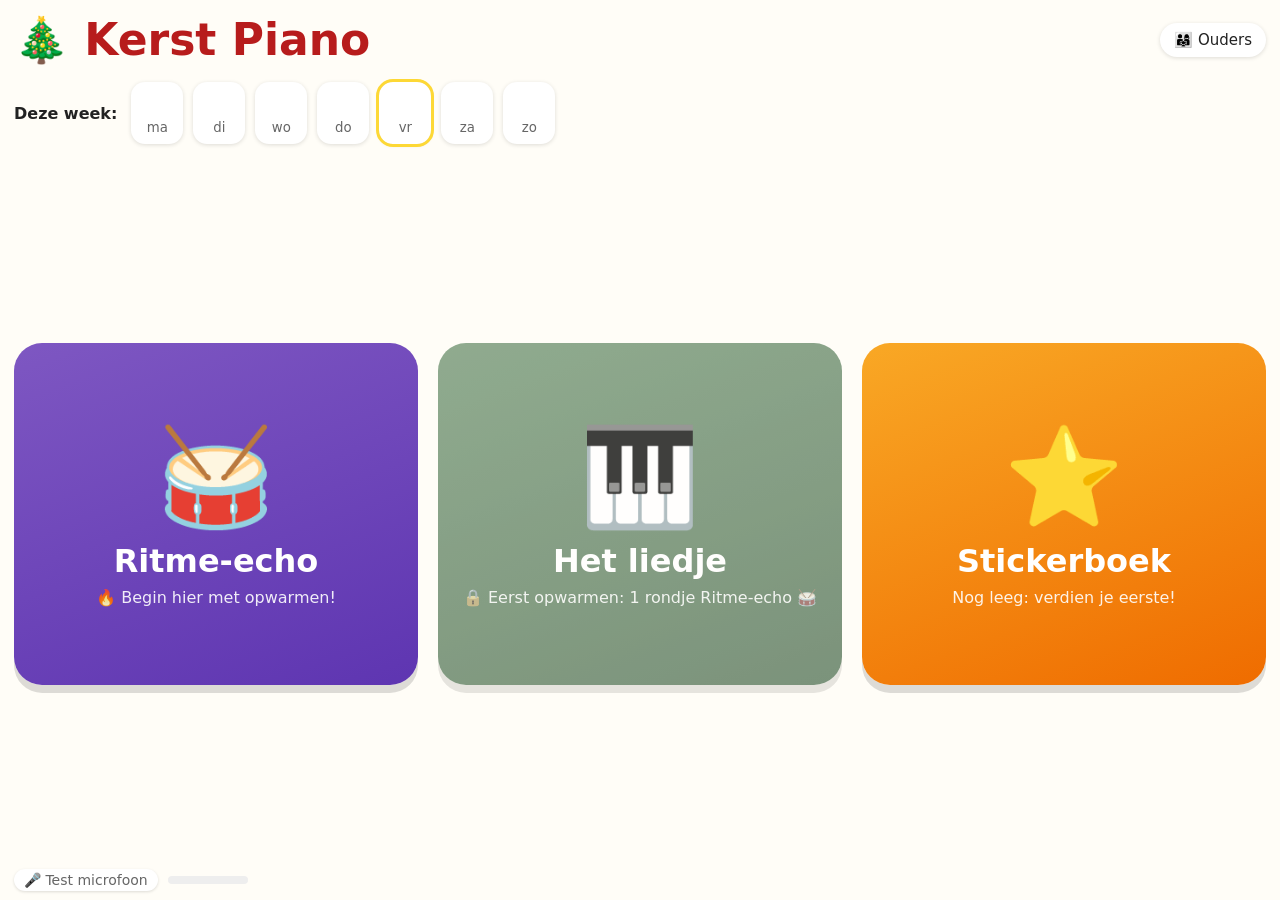
<file: index.html>
<!doctype html>
<html lang="nl">
<head>
<meta charset="utf-8">
<meta name="viewport" content="width=device-width, initial-scale=1, viewport-fit=cover, user-scalable=no">
<meta name="apple-mobile-web-app-capable" content="yes">
<meta name="mobile-web-app-capable" content="yes">
<meta name="apple-mobile-web-app-title" content="Kerst Piano">
<title>Kerst Piano</title>
<link rel="stylesheet" href="css/app.css">
</head>
<body>

<!-- ============ Startscherm ============ -->
<section id="scr-home" class="screen">
  <div class="homeTop">
    <h1>🎄 Kerst Piano</h1>
    <button id="btnParent" class="chip">👨‍👩‍👧 Ouders</button>
  </div>
  <div id="week" class="week"></div>
  <div class="cards">
    <button class="card c-ritme" data-go="ritme"><span class="ico">🥁</span><b>Ritme-echo</b><small>Doe het ritme na!</small></button>
    <button class="card c-liedje" data-go="liedje"><span class="ico">🎹</span><b>Het liedje</b><small>We Wish You a Merry Christmas</small></button>
    <button class="card c-album" data-go="album"><span class="ico">⭐</span><b>Stickerboek</b><small id="stickerCount"></small></button>
  </div>
</section>

<!-- ============ Ritme-echo: levels ============ -->
<section id="scr-ritme" class="screen" hidden>
  <div class="topbar"><button class="back" data-go="home">⬅︎</button><h2>🥁 Ritme-echo</h2></div>
  <div id="warmBanner" class="warmBanner" hidden></div>
  <div id="levelPath" class="path"></div>
</section>

<!-- ============ Ritme-echo: spelen ============ -->
<section id="scr-ritmeplay" class="screen" hidden>
  <div class="topbar">
    <button class="back" data-go="ritme">⬅︎</button><h2 id="rpTitle"></h2>
    <div class="spacer"></div><div id="rpStars" class="starsRow"></div>
  </div>
  <div class="rpStage">
    <div id="rpBuddy" class="buddy"></div>
    <div id="rpCount" class="count"></div>
  </div>
  <div id="rpMsg" class="msg"></div>
  <div id="rpRhythm" class="rhythm"></div>
  <div class="rpBottom">
    <div id="rpHint" class="hint"></div>
    <button id="rpStart" class="big start">START</button>
  </div>
</section>

<!-- ============ Het liedje ============ -->
<section id="scr-liedje" class="screen hint1" hidden>
  <div class="topbar">
    <button class="back" data-go="home">⬅︎</button>
    <div class="controls">
      <div class="group" id="modeGroup">
        <button data-mode="listen">🎧 Luister</button>
        <button data-mode="wait">🐢 Wacht op mij</button>
        <button data-mode="tempo">🎵 Met maat</button>
      </div>
      <div class="group">
        <button id="slower" aria-label="Langzamer">−</button>
        <span id="tempoVal"></span>
        <button id="faster" aria-label="Sneller">+</button>
      </div>
      <div class="group" id="hintGroup">
        <button data-hint="1">Veel hulp</button>
        <button data-hint="2">Beetje hulp</button>
        <button data-hint="3">Zelf lezen</button>
      </div>
    </div>
  </div>
  <div id="sheetViewport">
    <div id="sheet"></div>
    <div id="countdown"></div>
    <div id="oeps" class="oeps"></div>
  </div>
  <div id="bottom">
    <button id="btnStart" class="big start">START</button>
    <div id="keyboard"></div>
    <button id="btnStop" class="big stop">STOP</button>
  </div>
</section>

<!-- ============ Stickerboek ============ -->
<section id="scr-album" class="screen" hidden>
  <div class="topbar"><button class="back" data-go="home">⬅︎</button><h2>⭐ Mijn stickerboek</h2></div>
  <div id="album" class="album"></div>
</section>

<!-- ============ Ouders ============ -->
<section id="scr-ouder" class="screen" hidden>
  <div class="topbar"><button class="back" data-go="home">⬅︎</button><h2>👨‍👩‍👧 Voor ouders</h2></div>
  <div id="ouder" class="ouder"></div>
</section>

<div id="status">
  <button id="micBtn">🎤 Test microfoon</button>
  <div id="level"><div id="levelFill"></div></div>
  <span id="statusText"></span>
  <span id="heard"></span>
  <span id="debugInfo"></span>
</div>

<div id="celebrate" class="overlay" hidden>
  <div class="celCard">
    <div id="celEmoji" class="celEmoji"></div>
    <h2 id="celTitle"></h2>
    <p id="celText"></p>
    <div id="celExtra"></div>
    <div id="celStickers" class="celStickers"></div>
    <div id="celBtns" class="celBtns"></div>
  </div>
</div>
<div id="confetti"></div>

<script type="module" src="js/main.js"></script>
</body>
</html>
</file>
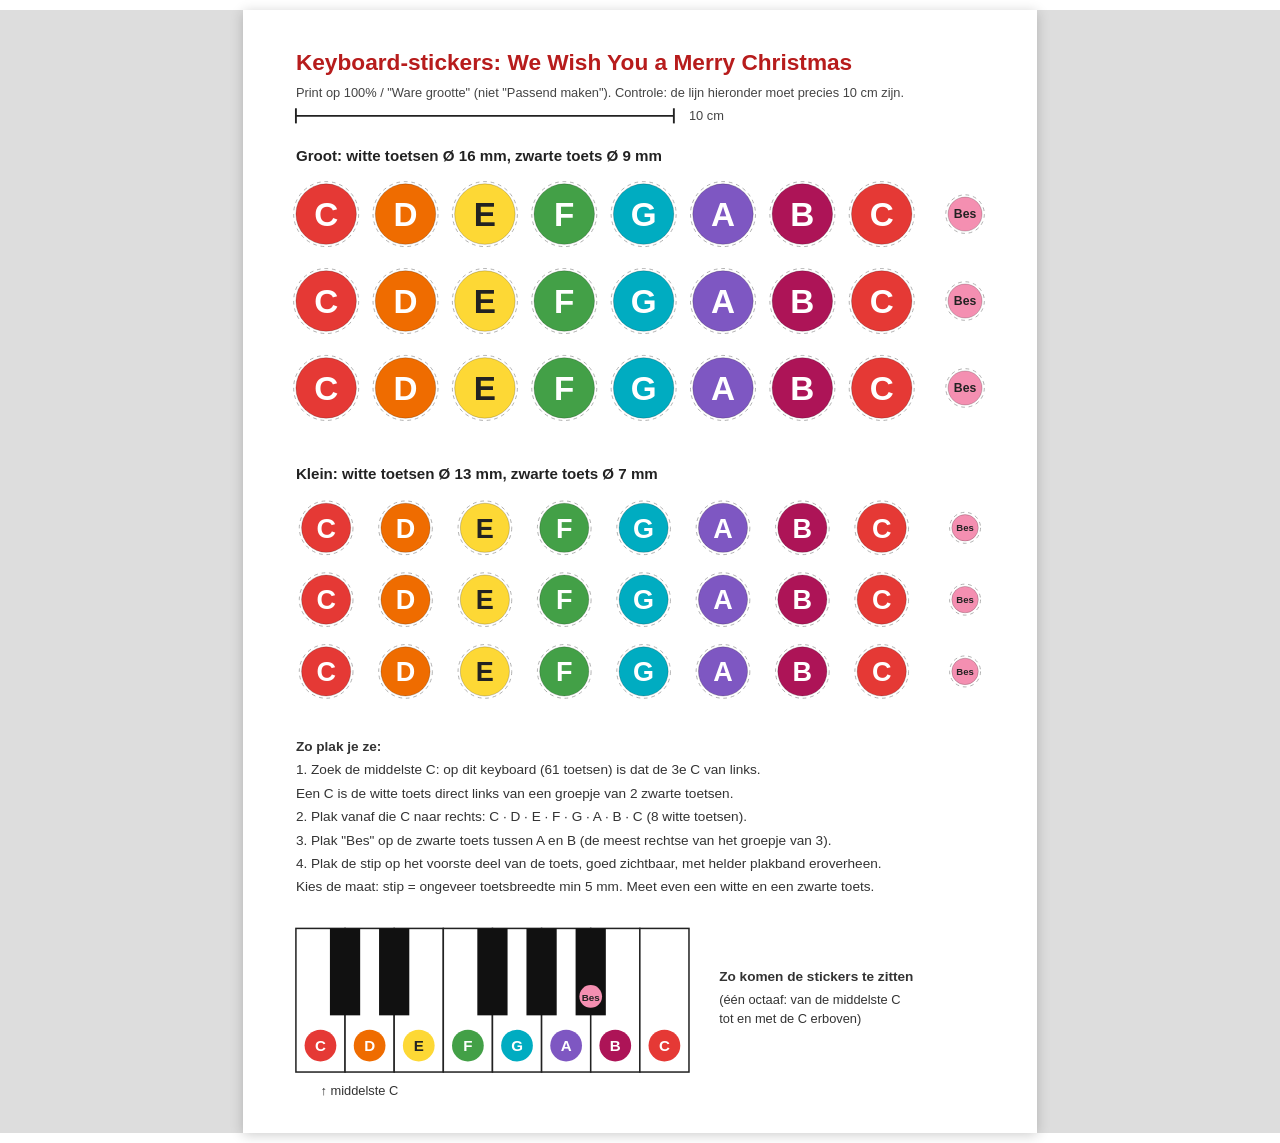
<file: stickers.html>
<!doctype html>
<html lang="nl">
<head>
<meta charset="utf-8">
<title>Keyboard-stickers</title>
<style>
  @page { size: A4 portrait; margin: 0; }
  html, body { margin: 0; padding: 0; background: #fff; }
  body { font-family: -apple-system, "Avenir Next", Helvetica, sans-serif; }
  svg { display: block; width: 210mm; height: 297mm; }
  @media screen { body { background: #ddd; } svg { margin: 10px auto; background: #fff; box-shadow: 0 2px 12px #0003; } }
</style>
</head>
<body>
<svg id="sheet" xmlns="http://www.w3.org/2000/svg" viewBox="0 0 210 297"></svg>
<script>
// Alle maten in millimeters (viewBox = A4). Kleuren identiek aan de app (index.html → STYLE).
const NOTES = [
  ['C', '#E53935', '#fff'], ['D', '#EF6C00', '#fff'], ['E', '#FDD835', '#222'], ['F', '#43A047', '#fff'],
  ['G', '#00ACC1', '#fff'], ['A', '#7E57C2', '#fff'], ['B', '#AD1457', '#fff'], ['C', '#E53935', '#fff'],
];
const BES = ['Bes', '#F48FB1', '#222'];
const svg = document.getElementById('sheet');
const NS = 'http://www.w3.org/2000/svg';
const el = (tag, a, text) => {
  const e = document.createElementNS(NS, tag);
  for (const k in a) e.setAttribute(k, a[k]);
  if (text != null) e.textContent = text;
  svg.appendChild(e);
  return e;
};
const txt = (x, y, size, s, extra = {}) => el('text', { x, y, 'font-size': size, 'font-family': 'Helvetica, Arial, sans-serif', ...extra }, s);

function dot(cx, cy, d, [label, fill, ink]) {
  el('circle', { cx, cy, r: d / 2 + 0.6, fill: 'none', stroke: '#999', 'stroke-width': 0.2, 'stroke-dasharray': '1 1' }); // knipcirkel
  el('circle', { cx, cy, r: d / 2, fill, stroke: '#0003', 'stroke-width': 0.25 });
  const size = label.length > 1 ? d * 0.36 : d * 0.55;
  txt(cx, cy + size * 0.36, size, label, { fill: ink, 'font-weight': 800, 'text-anchor': 'middle' });
}

function row(y, white, black, step) {
  const x0 = 22;
  NOTES.forEach((n, i) => dot(x0 + i * step, y, white, n));
  dot(x0 + 7 * step + step * 1.05, y, black, BES);
}

// Kop + schaalcontrole
txt(14, 16, 6, 'Keyboard-stickers: We Wish You a Merry Christmas', { 'font-weight': 700, fill: '#B71C1C' });
txt(14, 23, 3.4, 'Print op 100% / "Ware grootte" (niet "Passend maken"). Controle: de lijn hieronder moet precies 10 cm zijn.', { fill: '#444' });
el('line', { x1: 14, x2: 114, y1: 28, y2: 28, stroke: '#222', 'stroke-width': 0.5 });
el('line', { x1: 14, x2: 14, y1: 26, y2: 30, stroke: '#222', 'stroke-width': 0.5 });
el('line', { x1: 114, x2: 114, y1: 26, y2: 30, stroke: '#222', 'stroke-width': 0.5 });
txt(118, 29.2, 3.4, '10 cm', { fill: '#444' });

// Set 1: groot (witte toets 16 mm, zwarte toets 9 mm) — 3 rijen
txt(14, 40, 4, 'Groot: witte toetsen Ø 16 mm, zwarte toets Ø 9 mm', { 'font-weight': 700, fill: '#222' });
[54, 77, 100].forEach(y => row(y, 16, 9, 21));

// Set 2: klein (witte toets 13 mm, zwarte toets 7 mm) — voor als de grote te breed zijn
txt(14, 124, 4, 'Klein: witte toetsen Ø 13 mm, zwarte toets Ø 7 mm', { 'font-weight': 700, fill: '#222' });
[137, 156, 175].forEach(y => row(y, 13, 7, 21));

// Uitleg plakken
const lines = [
  'Zo plak je ze:',
  '1. Zoek de middelste C: op dit keyboard (61 toetsen) is dat de 3e C van links.',
  '    Een C is de witte toets direct links van een groepje van 2 zwarte toetsen.',
  '2. Plak vanaf die C naar rechts: C · D · E · F · G · A · B · C (8 witte toetsen).',
  '3. Plak "Bes" op de zwarte toets tussen A en B (de meest rechtse van het groepje van 3).',
  '4. Plak de stip op het voorste deel van de toets, goed zichtbaar, met helder plakband eroverheen.',
  'Kies de maat: stip = ongeveer toetsbreedte min 5 mm. Meet even een witte en een zwarte toets.',
];
lines.forEach((s, i) => txt(14, 196 + i * 6.2, 3.6, s, { fill: '#333', 'font-weight': i === 0 ? 700 : 400 }));

// Mini-schema van het octaaf
const kx = 14, ky = 243, kw = 13, kh = 38;
const order = [0, 1, 2, 3, 4, 5, 6, 7];
order.forEach(i => {
  el('rect', { x: kx + i * kw, y: ky, width: kw, height: kh, fill: '#fff', stroke: '#222', 'stroke-width': 0.4 });
  const [label, fill, ink] = NOTES[i];
  el('circle', { cx: kx + i * kw + kw / 2, cy: ky + kh - 7, r: 4.2, fill });
  txt(kx + i * kw + kw / 2, ky + kh - 5.6, 4, label, { fill: ink, 'font-weight': 800, 'text-anchor': 'middle' });
});
[[1, 0], [2, 0], [4, 0], [5, 0], [6, 1]].forEach(([after, bes]) => {
  const x = kx + after * kw - 4;
  el('rect', { x, y: ky, width: 8, height: 23, fill: '#111' });
  if (bes) {
    el('circle', { cx: x + 4, cy: ky + 18, r: 3, fill: BES[1] });
    txt(x + 4, ky + 19.1, 2.6, 'Bes', { fill: BES[2], 'font-weight': 800, 'text-anchor': 'middle' });
  }
});
txt(kx + kw / 2, ky + kh + 6, 3.4, '↑ middelste C', { fill: '#333', 'text-anchor': 'start' });
txt(kx + 8 * kw + 8, ky + 14, 3.6, 'Zo komen de stickers te zitten', { fill: '#333', 'font-weight': 700 });
txt(kx + 8 * kw + 8, ky + 20, 3.4, '(één octaaf: van de middelste C', { fill: '#333' });
txt(kx + 8 * kw + 8, ky + 25, 3.4, 'tot en met de C erboven)', { fill: '#333' });
</script>
</body>
</html>
</file>
<file: css/app.css>
:root { --bg:#FFFDF7; --green:#2E7D32; --red:#D32F2F; }
* { box-sizing:border-box; }
html, body { margin:0; height:100%; background:var(--bg); color:#222;
  font-family:-apple-system, "Avenir Next", system-ui, sans-serif;
  touch-action:manipulation; -webkit-user-select:none; user-select:none; overflow:hidden; }
body { display:flex; flex-direction:column; height:100dvh;
  padding:max(8px, env(safe-area-inset-top)) 14px max(6px, env(safe-area-inset-bottom)); }
button { font:inherit; color:inherit; cursor:pointer; }
.screen { flex:1; display:flex; flex-direction:column; min-height:0; }
.screen[hidden] { display:none; }

/* ---------- Algemeen ---------- */
.topbar { display:flex; align-items:center; gap:12px; padding:2px 0 8px; flex-wrap:wrap; }
.topbar h2 { margin:0; font-size:clamp(20px, 2.6vw, 28px); }
.topbar .spacer { flex:1; }
.back { border:0; background:#fff; border-radius:999px; width:48px; height:48px; font-size:22px; box-shadow:0 1px 4px #0002; }
.chip { border:0; background:#fff; border-radius:999px; padding:8px 14px; box-shadow:0 1px 4px #0002; font-size:15px; }
.big { flex:0 0 auto; width:min(17vh,150px); height:min(17vh,150px); border-radius:50%; border:0; color:#fff;
  font-weight:800; font-size:clamp(14px,2.3vh,22px); line-height:1.1; box-shadow:0 6px 0 #0003; }
.big:active { transform:translateY(3px); box-shadow:0 3px 0 #0003; }
.big:disabled { opacity:.35; }
.start { background:var(--green); }
.stop { background:var(--red); }

/* ---------- Startscherm ---------- */
.homeTop { display:flex; align-items:center; justify-content:space-between; }
.homeTop h1 { margin:6px 0; font-size:clamp(28px, 4vw, 44px); color:#B71C1C; }
.week { display:flex; align-items:center; gap:10px; margin:10px 0 18px; }
.weekLabel { font-weight:700; margin-right:4px; }
.day { width:52px; height:62px; border-radius:14px; background:#fff; box-shadow:0 1px 4px #0002;
  display:flex; flex-direction:column; align-items:center; justify-content:center; }
.day span { font-size:24px; height:28px; }
.day small { color:#666; }
.day.today { outline:3px solid #FDD835; }
.day.done { background:#E3F2FD; }
.cards { flex:1; display:grid; grid-template-columns:repeat(3, 1fr); gap:20px; align-content:center; }
.card { border:0; border-radius:28px; padding:28px 16px; min-height:38vh; display:flex; flex-direction:column;
  align-items:center; justify-content:center; gap:8px; color:#fff; box-shadow:0 8px 0 #0002; }
.card:active { transform:translateY(4px); box-shadow:0 4px 0 #0002; }
.card .ico { font-size:clamp(60px, 9vw, 96px); }
.card b { font-size:clamp(22px, 2.8vw, 32px); }
.card small { font-size:16px; opacity:.9; text-align:center; }
.c-ritme { background:linear-gradient(160deg, #7E57C2, #5E35B1); }
.c-liedje { background:linear-gradient(160deg, #43A047, #2E7D32); }
.c-album { background:linear-gradient(160deg, #F9A825, #EF6C00); }

/* ---------- Levelpad ---------- */
.path { flex:1; display:grid; grid-template-columns:repeat(4, 1fr); gap:16px; align-content:center; padding:10px 0; overflow:auto; }
.lvl { position:relative; border:0; border-radius:24px; background:#fff; padding:18px 10px; min-height:150px;
  display:flex; flex-direction:column; align-items:center; justify-content:center; gap:6px; box-shadow:0 5px 0 #0002; }
.lvl b { font-size:18px; text-align:center; }
.lvlIcon { font-size:52px; }
.lvl .badge { position:absolute; top:8px; right:12px; font-size:26px; }
.lvl.open { outline:4px solid #7E57C2; animation:breathe 2s ease-in-out infinite; }
.lvl.passed { background:#FFF8E1; }
.lvl.gold { background:linear-gradient(160deg, #FFF59D, #FFD54F); }
.lvl.locked { opacity:.45; filter:grayscale(1); }
.golddots { color:#F9A825; letter-spacing:3px; }
@keyframes breathe { 0%,100% { transform:scale(1); } 50% { transform:scale(1.03); } }

/* ---------- Ritme spelen ---------- */
.rpStage { position:relative; height:24vh; display:grid; place-items:center; }
.buddy { font-size:min(18vh, 150px); line-height:1; }
.buddy.hop { animation:hop .28s ease-out; }
@keyframes hop { 0% { transform:translateY(0) scale(1); } 40% { transform:translateY(-18px) scale(1.06); } 100% { transform:translateY(0) scale(1); } }
.count { position:absolute; right:12%; top:10%; font-size:12vh; font-weight:900; color:#7E57C2; opacity:0; }
.count.mine { color:var(--green); }
.count.pop { animation:pop .5s ease-out forwards; }
.msg { text-align:center; font-size:clamp(20px, 3vw, 30px); font-weight:700; min-height:1.4em; margin:4px 0 8px; }
.rhythm { position:relative; height:130px; overflow:hidden; background:#fff; border-radius:18px; box-shadow:0 2px 10px #0001; }
.rstrip { position:absolute; left:0; top:4px; transition:transform .25s linear; }
.rhead { fill:#333; }
.rhead.hollow { fill:#fff; stroke:#333; stroke-width:2.5; }
.rstem { stroke:#333; stroke-width:2.2; }
.rbeam { fill:#333; }
.rflag { fill:none; stroke:#333; stroke-width:2.5; }
.rdot { fill:#333; }
.rbar { stroke:#bbb; stroke-width:1.5; }
.rlabel { font-size:17px; text-anchor:middle; fill:#555; font-weight:600; }
.rstar { font-size:20px; text-anchor:middle; opacity:0; transform-box:fill-box; transform-origin:center; }
.rnote.now .rhead { fill:#7E57C2; stroke:#7E57C2; stroke-width:4; }
.rnote.now .rhead.hollow { fill:#fff; stroke:#7E57C2; stroke-width:4; }
.rnote.now .rstem { stroke:#7E57C2; }
.rnote.now .rlabel { fill:#7E57C2; }
.rnote.hit .rhead { fill:#F9A825; }
.rnote.hit .rhead.hollow { fill:#FFF59D; stroke:#F9A825; }
.rnote.hit .rstar { opacity:1; animation:starpop .4s ease-out; }
@keyframes starpop { 0% { transform:scale(.2); } 70% { transform:scale(1.4); } 100% { transform:scale(1); } }
.rpBottom { flex:1; display:flex; align-items:center; justify-content:space-between; gap:20px; padding-top:10px; }
.hint { font-size:18px; color:#555; max-width:60%; }
.starsRow { font-size:28px; }

/* ---------- Het liedje ---------- */
.controls { display:flex; gap:10px; flex-wrap:wrap; }
.group { display:flex; align-items:center; background:#fff; border-radius:999px; box-shadow:0 1px 4px #0002; overflow:hidden; }
.group button { border:0; background:none; padding:10px 14px; font-size:16px; }
.group button.on { background:var(--green); color:#fff; }
.group button:disabled { opacity:.35; }
#tempoVal { min-width:74px; text-align:center; font-weight:700; }
#sheetViewport { position:relative; flex:0 0 auto; height:44vh; overflow:hidden; background:#fff; border-radius:16px; box-shadow:0 2px 10px #0001; }
#sheet { transition:transform .5s ease; }
.lineWrap { height:22vh; }
.lineWrap svg { width:100%; height:100%; display:block; }
#countdown { position:absolute; inset:0; display:grid; place-items:center; font-size:22vh; font-weight:900;
  color:var(--green); opacity:0; pointer-events:none; text-shadow:0 4px 0 #fff; }
#countdown.pop { animation:pop .45s ease-out forwards; }
@keyframes pop { 0% { opacity:0; transform:scale(.6); } 25% { opacity:.9; transform:scale(1.05); } 100% { opacity:0; transform:scale(1); } }
.oeps { position:absolute; left:50%; bottom:10px; transform:translateX(-50%); background:#FFF3E0; color:#E65100;
  border-radius:999px; padding:8px 18px; font-size:22px; font-weight:800; opacity:0; pointer-events:none; }
.oeps.show { animation:oeps 1.4s ease-out forwards; }
@keyframes oeps { 0% { opacity:0; transform:translate(-50%, 10px); } 15% { opacity:1; transform:translate(-50%, 0); } 80% { opacity:1; } 100% { opacity:0; } }
#bottom { flex:1; display:flex; align-items:center; justify-content:space-between; gap:18px; padding-top:10px; min-height:0; }
#keyboard { position:relative; flex:1; max-width:780px; height:100%; max-height:34vh; display:flex; }
.key { --c:#fff; --t:#222; }
.key.white { flex:1; position:relative; display:flex; flex-direction:column; justify-content:flex-end; align-items:center;
  padding-bottom:10px; background:linear-gradient(#fff, #f1f1f1); border:2px solid #333; border-left-width:1px;
  border-right-width:1px; border-radius:0 0 10px 10px; transition:background .15s; }
.key.black { position:absolute; top:0; width:7.6%; height:60%; z-index:2; display:flex; justify-content:center;
  align-items:flex-end; padding-bottom:8px; background:linear-gradient(#444, #111); border-radius:0 0 6px 6px; }
.dot { width:min(5.4vw,46px); aspect-ratio:1; border-radius:50%; background:var(--c); color:var(--t);
  display:grid; place-items:center; font-weight:800; font-size:clamp(14px,2.3vw,24px); box-shadow:inset 0 0 0 2px #0002; }
.black .dot { width:84%; font-size:clamp(10px,1.4vw,14px); }
.hint1 .key.target { animation:pulse 1s ease-in-out infinite; }
@keyframes pulse { 0%,100% { box-shadow:0 0 0 3px var(--c), 0 0 10px var(--c); } 50% { box-shadow:0 0 0 6px var(--c), 0 0 26px var(--c); } }
.key.white.heard-ok { background:#C8E6C9; }
.key.white.heard-oops { background:#FFE0B2; }
.key.black.heard-ok { background:#2E7D32; }
.key.black.heard-oops { background:#EF6C00; }
.key.white.heard-plain { background:#E3F2FD; }
.key.black.heard-plain { background:#1565C0; }

/* Bladmuziek (SVG) */
.staff { stroke:#222; stroke-width:1.3; }
.bar { stroke:#222; stroke-width:1.6; }
.bar.thick { stroke-width:5; }
.stem { stroke:#111; stroke-width:1.7; }
.beam { fill:#111; }
.ledger { stroke:#222; stroke-width:1.6; }
.clef { font-size:64px; fill:#111; font-family:"Apple Symbols","Noto Music","Segoe UI Symbol",serif; }
.keysig { font-size:30px; fill:#111; }
.timesig { font-size:28px; font-weight:800; fill:#111; font-family:Georgia, serif; text-anchor:middle; }
.lyric { font-size:16px; fill:#333; text-anchor:middle; }
.hl { fill:#FFF1A8; opacity:0; transition:opacity .12s; }
.hl.active { opacity:1; }
.head { fill:#111; }
.hint1 .head, .hint2 .head { fill:var(--c); stroke:#0007; stroke-width:.9; }
.hollow .head { fill:#fff; stroke:#111; stroke-width:2.2; }
.hint1 .hollow .head, .hint2 .hollow .head { fill:#fff; stroke:var(--c); stroke-width:3.2; }
.note.active .head { stroke:#000; stroke-width:2.6; }
.dotmark { fill:#111; }
.bubble { display:none; transition:transform .15s ease; }
.hint1 .bubble { display:inline; }
.bubble circle { fill:var(--c); stroke:#0003; stroke-width:1; }
.bubble text { fill:var(--t); font-weight:800; text-anchor:middle; dominant-baseline:central; }
.bubbleWrap.active .bubble { transform:scale(1.5); }
.bubbleWrap.done .bubble { opacity:.45; }
.shaker.shake { animation:shake .3s; }
@keyframes shake { 0%,100% { transform:translateX(0); } 25% { transform:translateX(-5px); } 75% { transform:translateX(5px); } }
.mark { font-size:15px; font-weight:900; text-anchor:middle; }
.mark.ok { fill:#2E7D32; }

/* ---------- Stickerboek ---------- */
.album { flex:1; display:grid; grid-template-columns:repeat(auto-fill, minmax(120px, 1fr)); gap:16px; align-content:start; overflow:auto; padding:8px 2px; }
.sticker { background:#fff; border-radius:50%; aspect-ratio:1; display:flex; flex-direction:column; align-items:center;
  justify-content:center; box-shadow:0 3px 0 #0002, inset 0 0 0 4px #fff, inset 0 0 0 6px #eee; }
.sticker span { font-size:52px; line-height:1.1; }
.sticker small { color:#888; font-size:12px; }
.sticker.gold { background:radial-gradient(circle, #FFF59D, #FFD54F); box-shadow:0 3px 0 #0002, inset 0 0 0 4px #FFECB3; }
.sticker.empty span { color:#ddd; font-weight:800; }
.pop-in { animation:popin .5s cubic-bezier(.3,1.6,.6,1); }
@keyframes popin { 0% { transform:scale(0) rotate(-20deg); } 100% { transform:scale(1) rotate(0); } }

/* ---------- Ouderscherm ---------- */
.ouder { flex:1; overflow:auto; background:#fff; border-radius:16px; padding:16px 22px; font-size:16px; }
.ouder h3 { margin:16px 0 6px; }
.ouder table { border-collapse:collapse; }
.ouder td { padding:4px 14px 4px 0; border-bottom:1px solid #eee; }
.ouder .small, .small { color:#777; font-size:14px; }
.setRow { margin:8px 0; display:flex; align-items:center; gap:8px; flex-wrap:wrap; }
.setRow button { border:1px solid #ccc; background:#fff; border-radius:8px; padding:5px 12px; }
.setRow button.on { background:var(--green); color:#fff; border-color:var(--green); }
.setRow button.danger { color:#C62828; border-color:#C62828; }

/* ---------- Statusbalk ---------- */
#status { display:flex; align-items:center; gap:10px; height:28px; font-size:14px; color:#666; flex:0 0 auto; }
#micBtn { border:0; background:#fff; border-radius:999px; padding:3px 10px; box-shadow:0 1px 3px #0002; font-size:14px; }
#level { width:80px; height:8px; background:#eee; border-radius:4px; overflow:hidden; }
#levelFill { height:100%; width:0; background:#43A047; }
#heard { font-weight:700; color:#222; }
#debugInfo { margin-left:auto; font-family:ui-monospace, monospace; font-size:12px; }

/* ---------- Feest ---------- */
.overlay { position:fixed; inset:0; background:#0006; display:grid; place-items:center; z-index:10; }
.overlay[hidden] { display:none; }
.celCard { background:#fff; border-radius:28px; padding:24px 34px; text-align:center; max-width:560px; box-shadow:0 10px 40px #0004; }
.celEmoji { font-size:76px; line-height:1.1; }
.celCard h2 { margin:6px 0 8px; font-size:30px; }
.celCard p { font-size:20px; margin:6px 0; }
.celCard .tree { width:190px; height:190px; display:block; margin:4px auto; }
.celStickers { display:flex; justify-content:center; gap:14px; margin:8px 0; }
.celStickers .sticker { width:110px; }
.celBtns { display:flex; gap:10px; justify-content:center; flex-wrap:wrap; margin-top:12px; }
.celBtns button { border:0; background:#eee; font-size:19px; font-weight:800; padding:12px 24px; border-radius:999px; }
.celBtns button.primary { background:var(--green); color:#fff; }
#confetti { position:fixed; inset:0; pointer-events:none; z-index:20; overflow:hidden; }
#confetti span { position:absolute; top:-40px; animation:fall 3s linear forwards; }
@keyframes fall { to { transform:translateY(110vh) rotate(360deg); } }
.puff { font-size:20px; text-anchor:middle; animation:puff .9s ease-out forwards; }
@keyframes puff { 0% { opacity:0; transform:translateY(8px); } 100% { opacity:.9; transform:translateY(0); } }
.msg .tip { font-size:clamp(16px, 2.2vw, 22px); font-weight:600; color:#6A1B9A; margin-top:4px; }
.mark.retry { fill:#9E9E9E; }

/* ---------- Doelen & opwarmen ---------- */
.warmBanner { background:#FFF3E0; border-radius:16px; padding:12px 18px; font-size:clamp(17px, 2.2vw, 22px); margin-bottom:6px; }
.card.locked { filter:saturate(.4); opacity:.75; }
.unlockNote { background:#E8F5E9; border-radius:14px; padding:10px 14px; margin:8px 0; font-size:18px; font-weight:700; color:#1B5E20; }
.goalCard { background:#F3E5F5; border-radius:16px; padding:12px 16px; margin:10px 0 4px; font-size:18px; line-height:1.4; }
.goalPath { font-size:30px; margin-top:6px; letter-spacing:2px; }
.goalPath span { opacity:.35; filter:grayscale(1); }
.goalPath span.done { opacity:1; filter:none; }
/* Stickerboek met pagina's */
.album { display:block; }
.albumPage { margin-bottom:22px; }
.albumPage h3 { margin:4px 0 10px; font-size:22px; }
.albumPage .count { font-size:16px; color:#888; font-weight:600; margin-left:8px; }
.albumGrid { display:grid; grid-template-columns:repeat(auto-fill, minmax(104px, 1fr)); gap:14px; }
.albumGrid .sticker small { font-size:11px; text-align:center; padding:0 6px; line-height:1.1; }
.sticker.shadow { background:#f4f4f4; box-shadow:inset 0 0 0 3px #e6e6e6; }
.sticker.shadow span { filter:grayscale(1) brightness(0); opacity:.1; }
.sticker.gold:not(.shadow) { animation:shine 3s ease-in-out infinite; }
@keyframes shine { 0%,100% { box-shadow:0 3px 0 #0002, inset 0 0 0 4px #FFECB3, 0 0 0 #FFD54F; } 50% { box-shadow:0 3px 0 #0002, inset 0 0 0 4px #FFECB3, 0 0 18px #FFD54F; } }
.sticker.gold.shadow { background:#FFF8E1; box-shadow:inset 0 0 0 3px #FFE082; }
</file>
